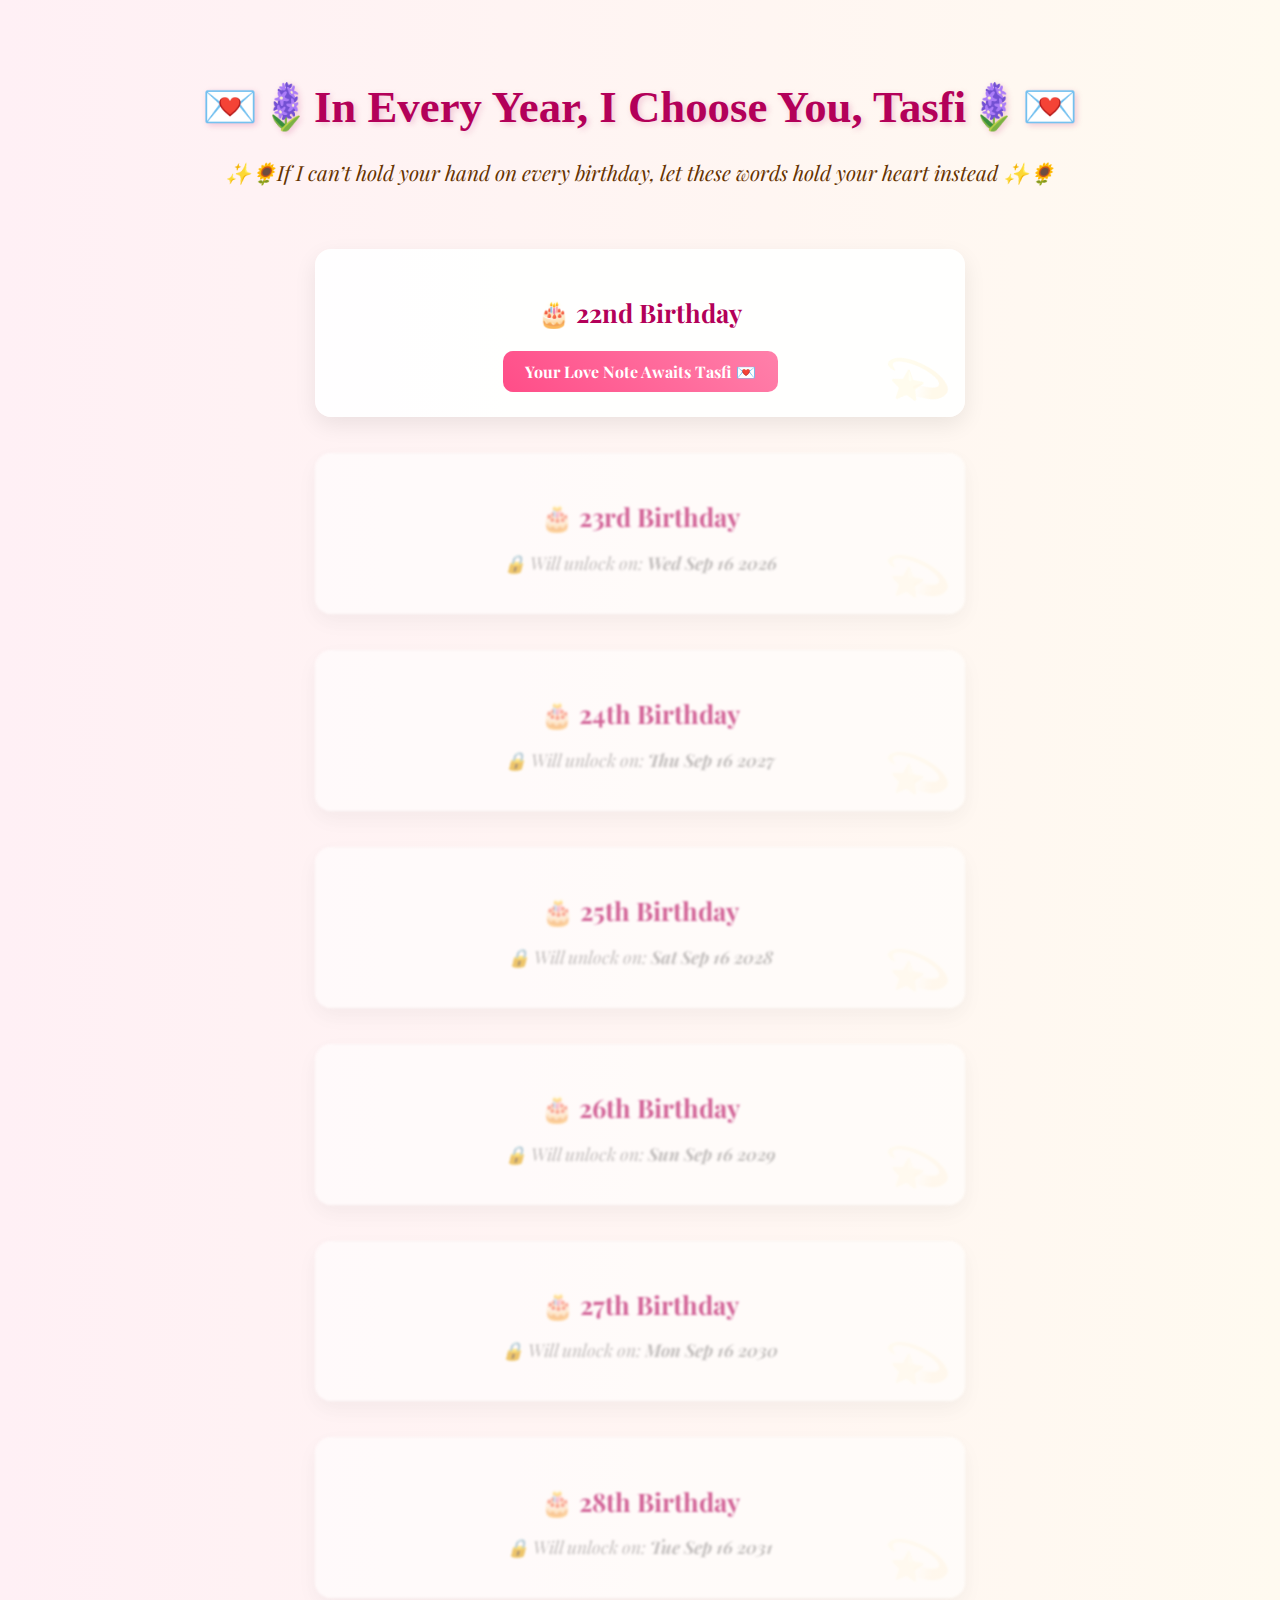
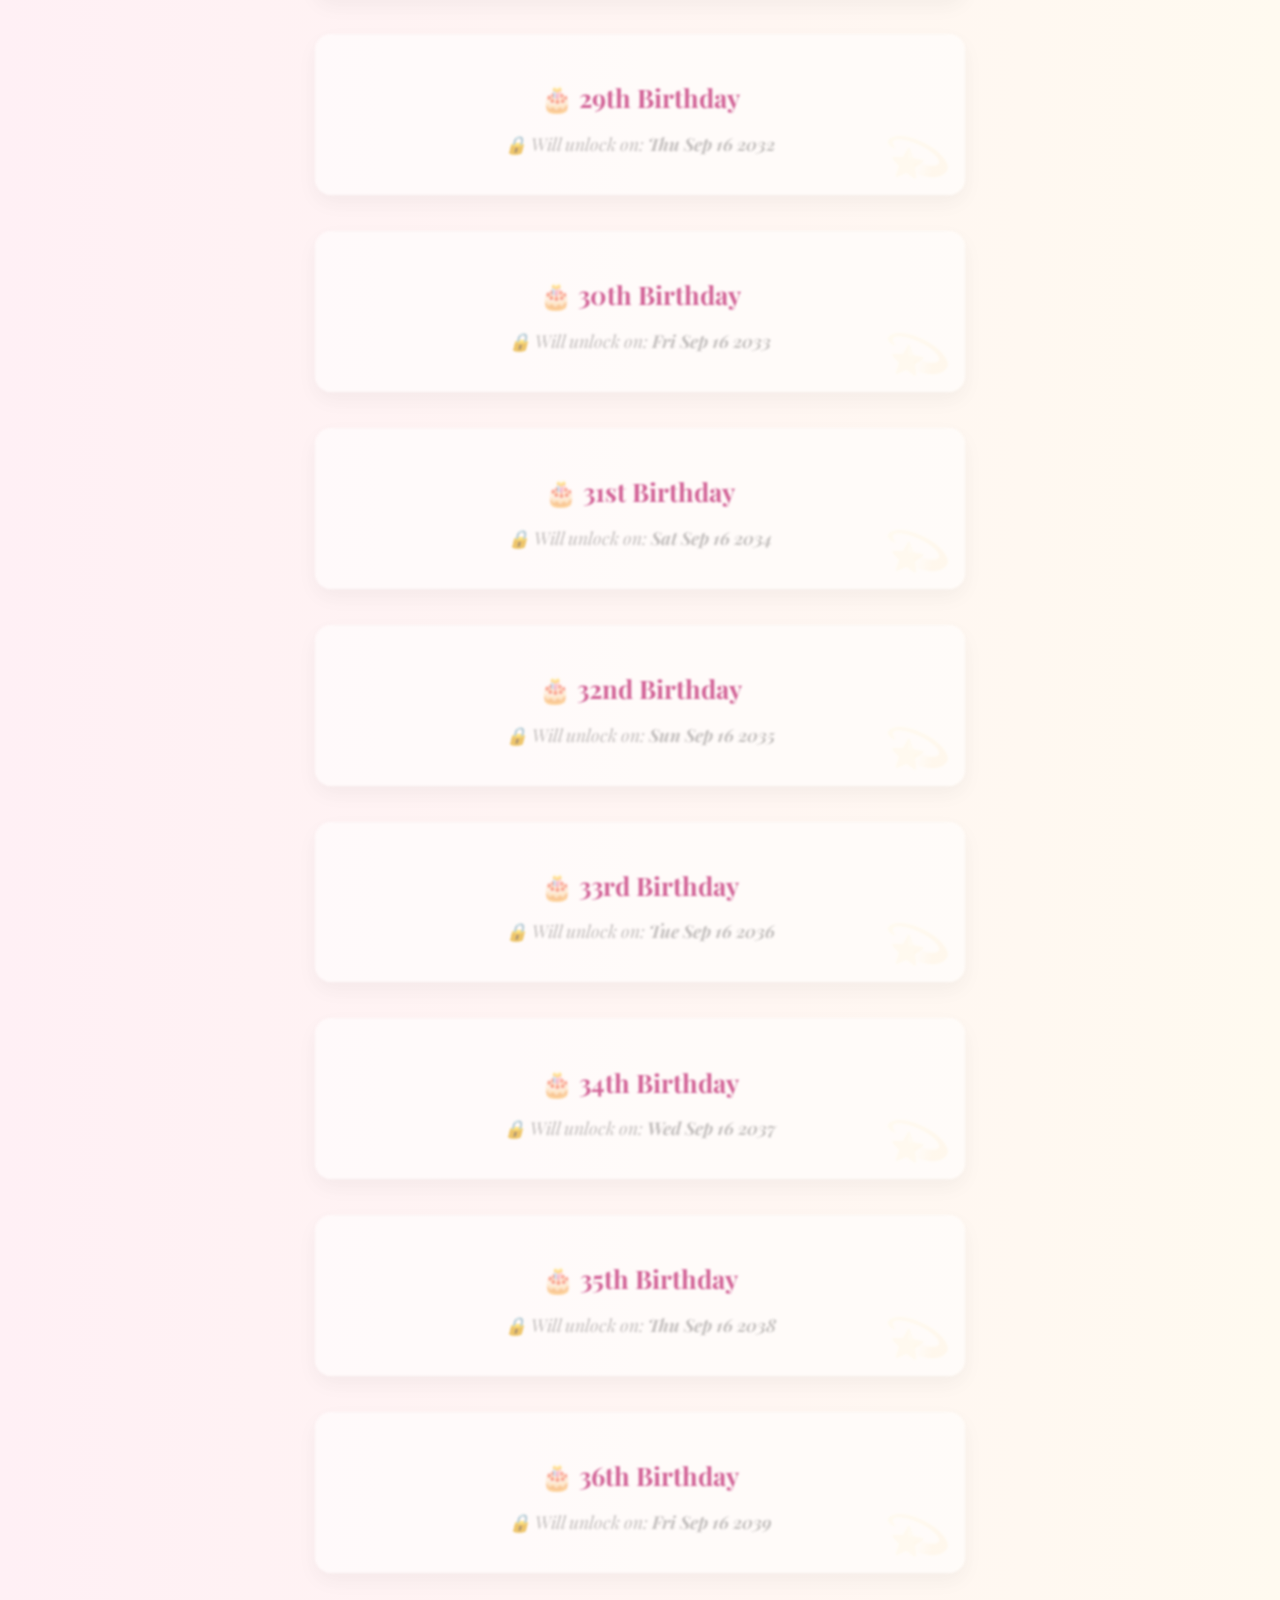
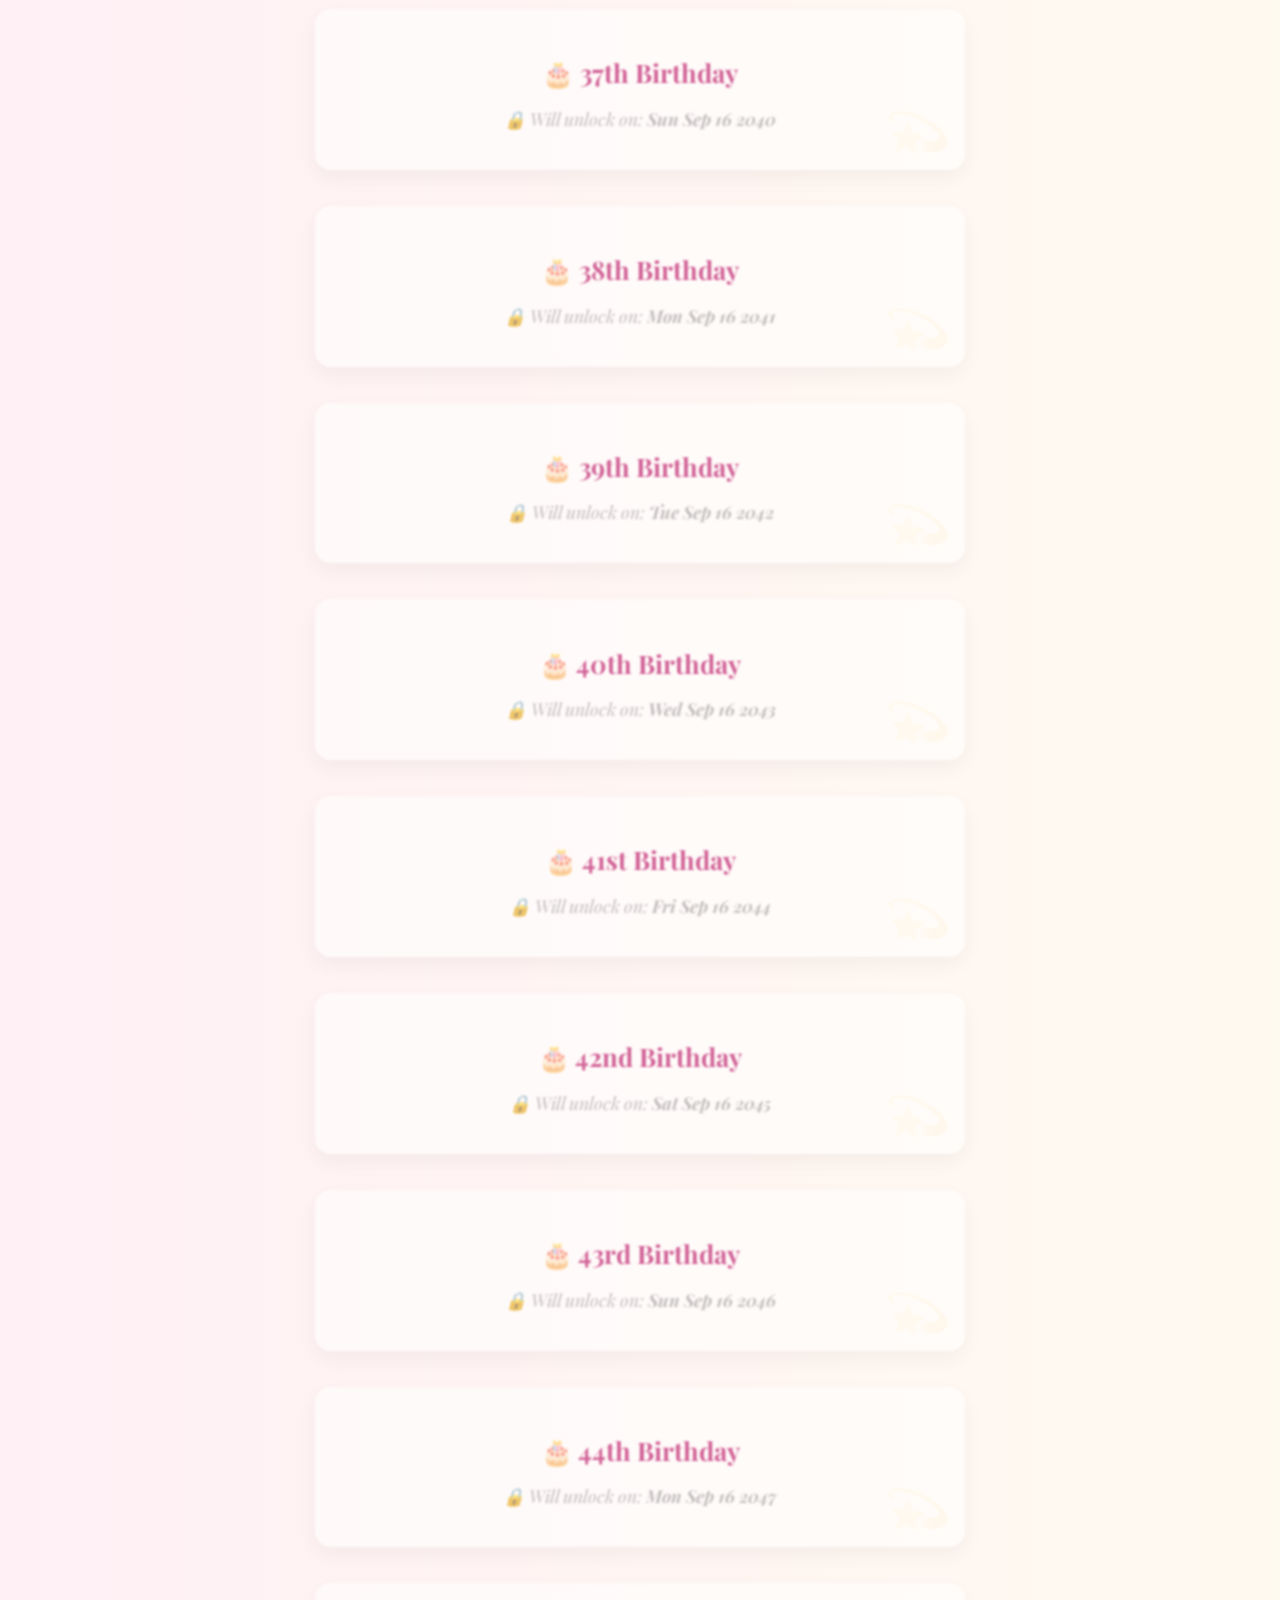
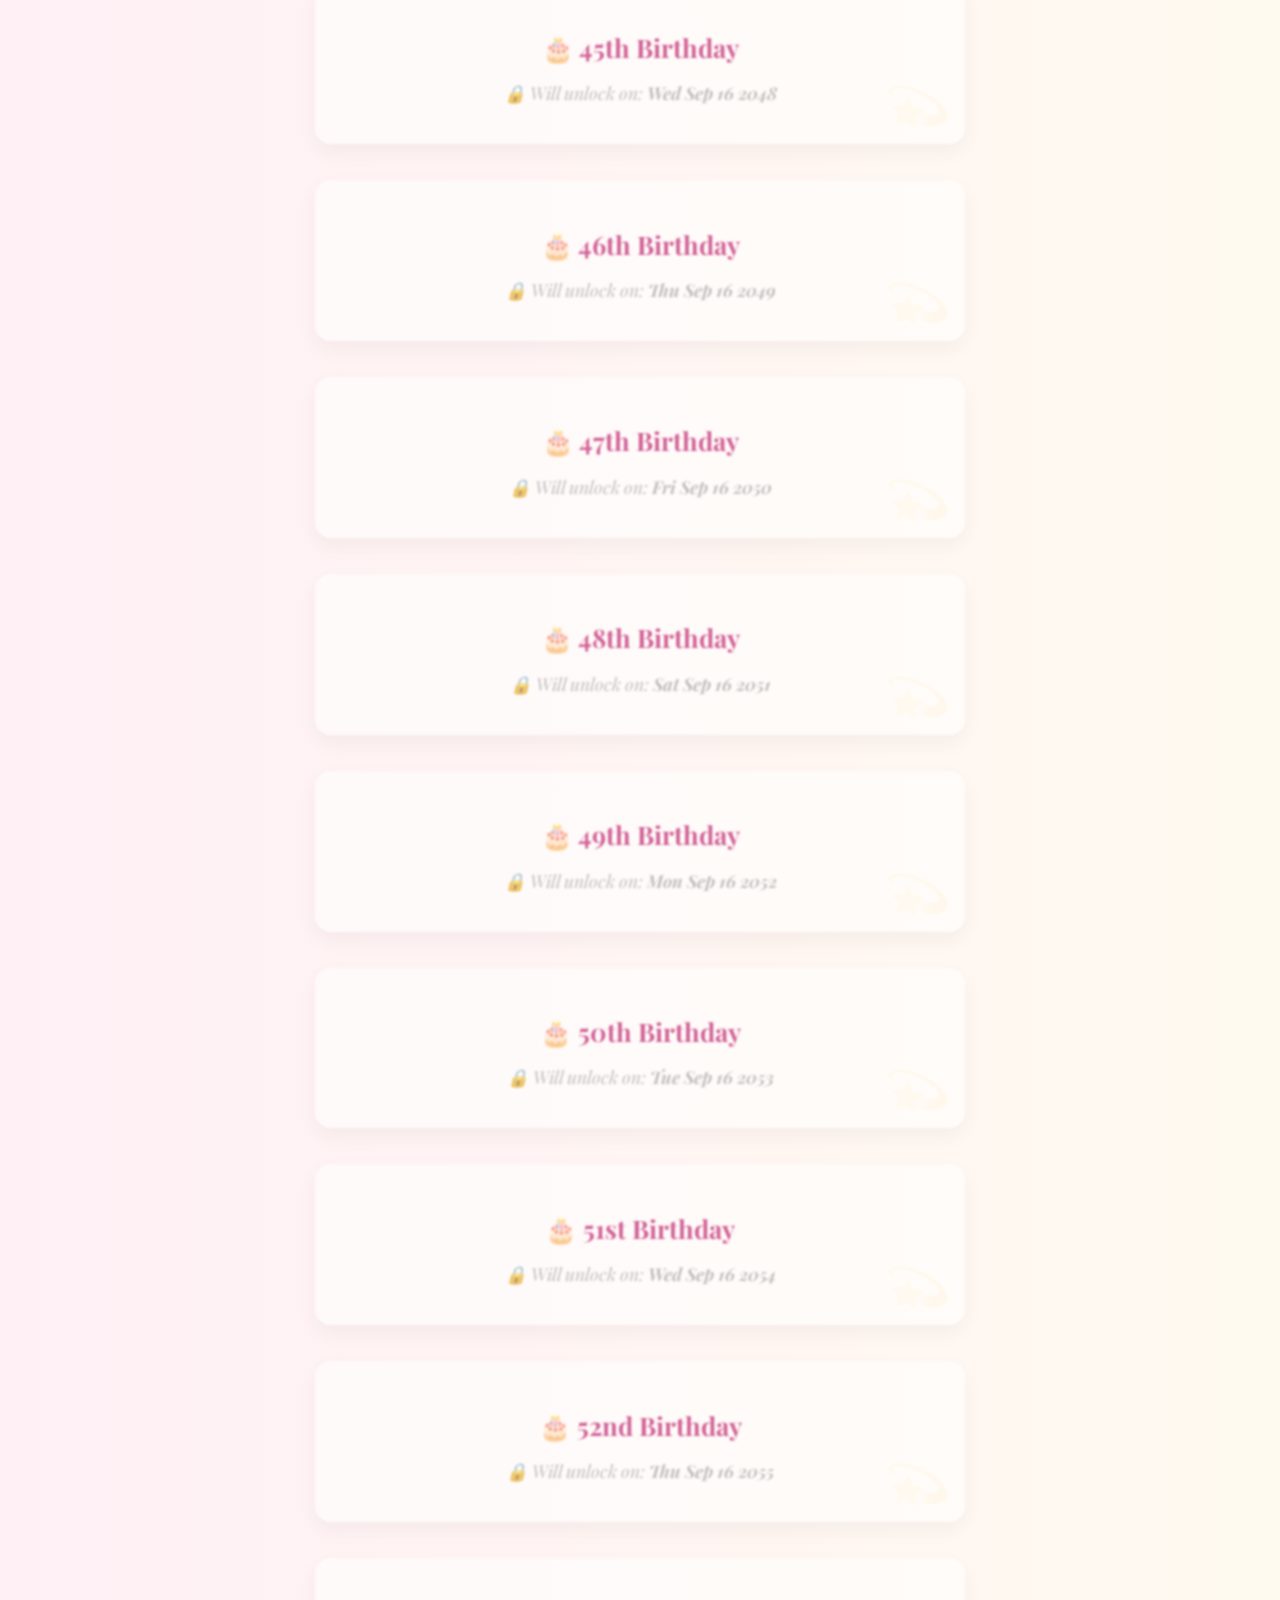
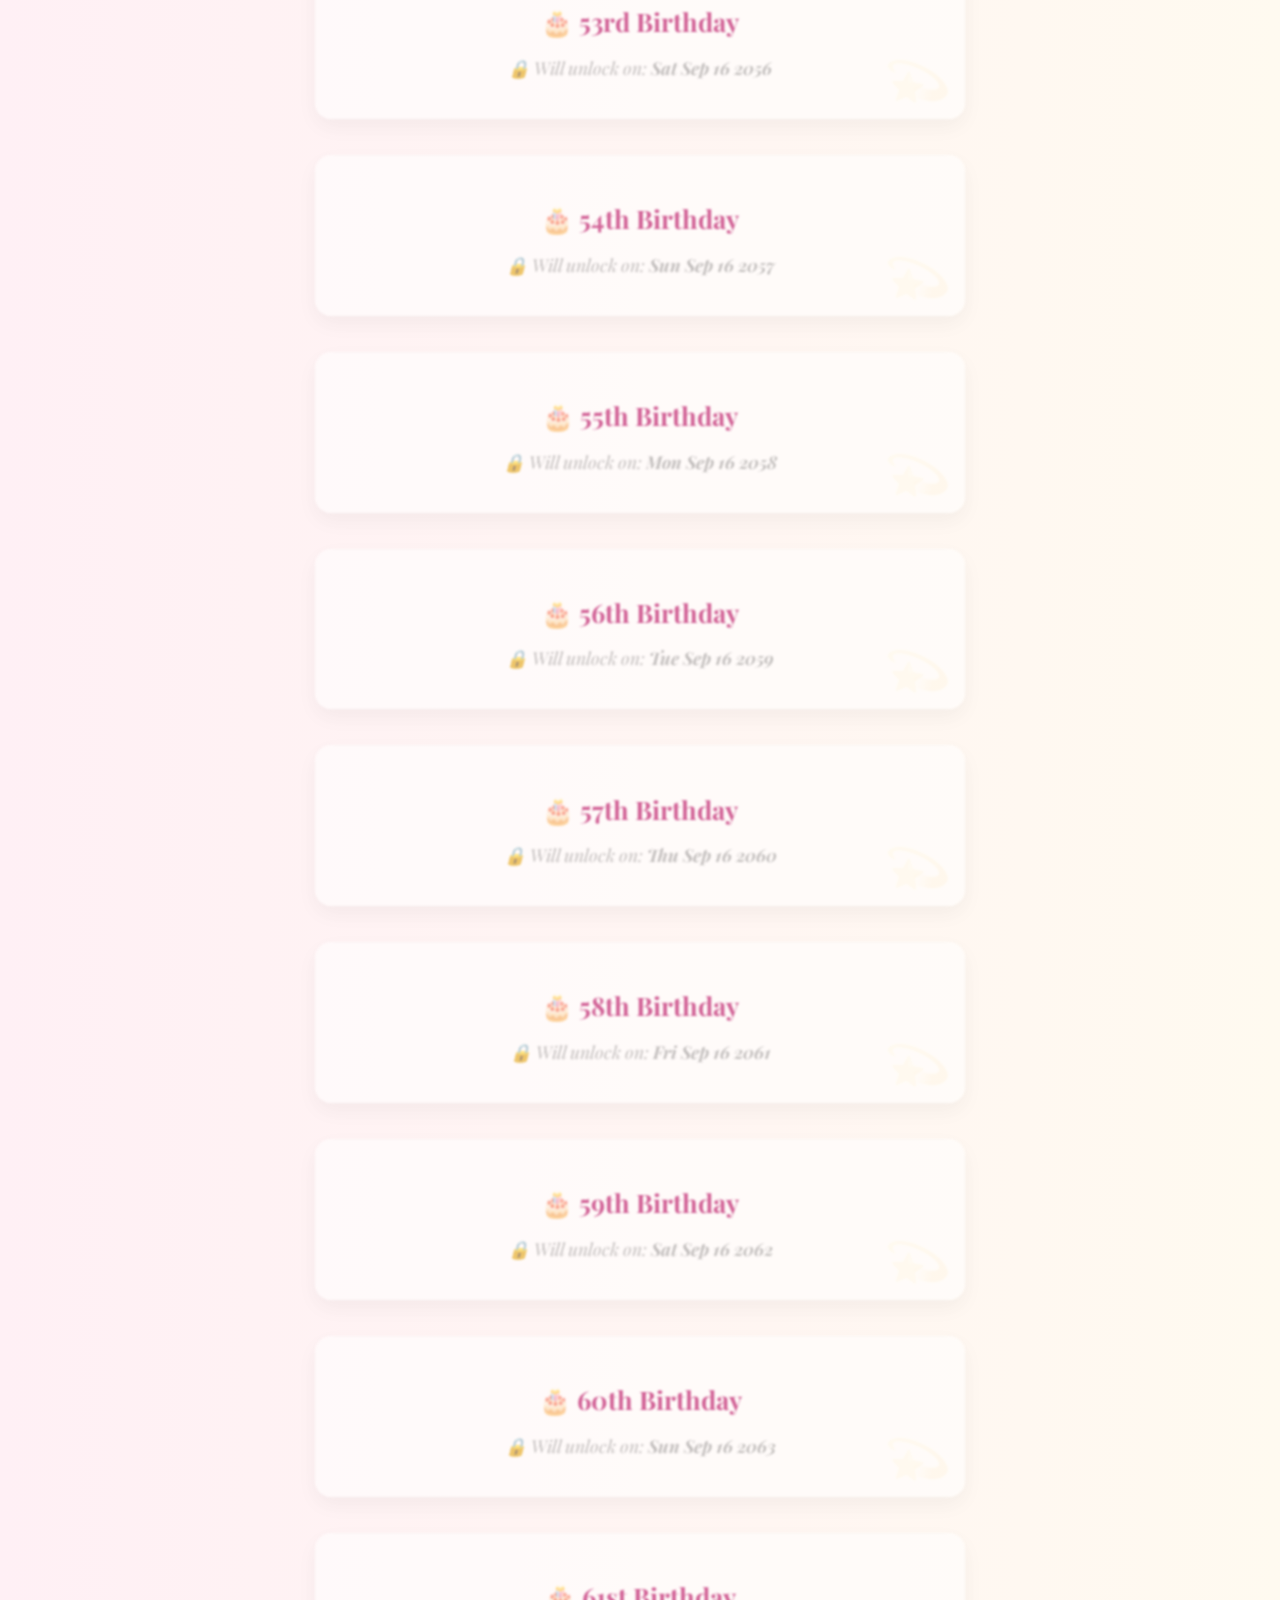
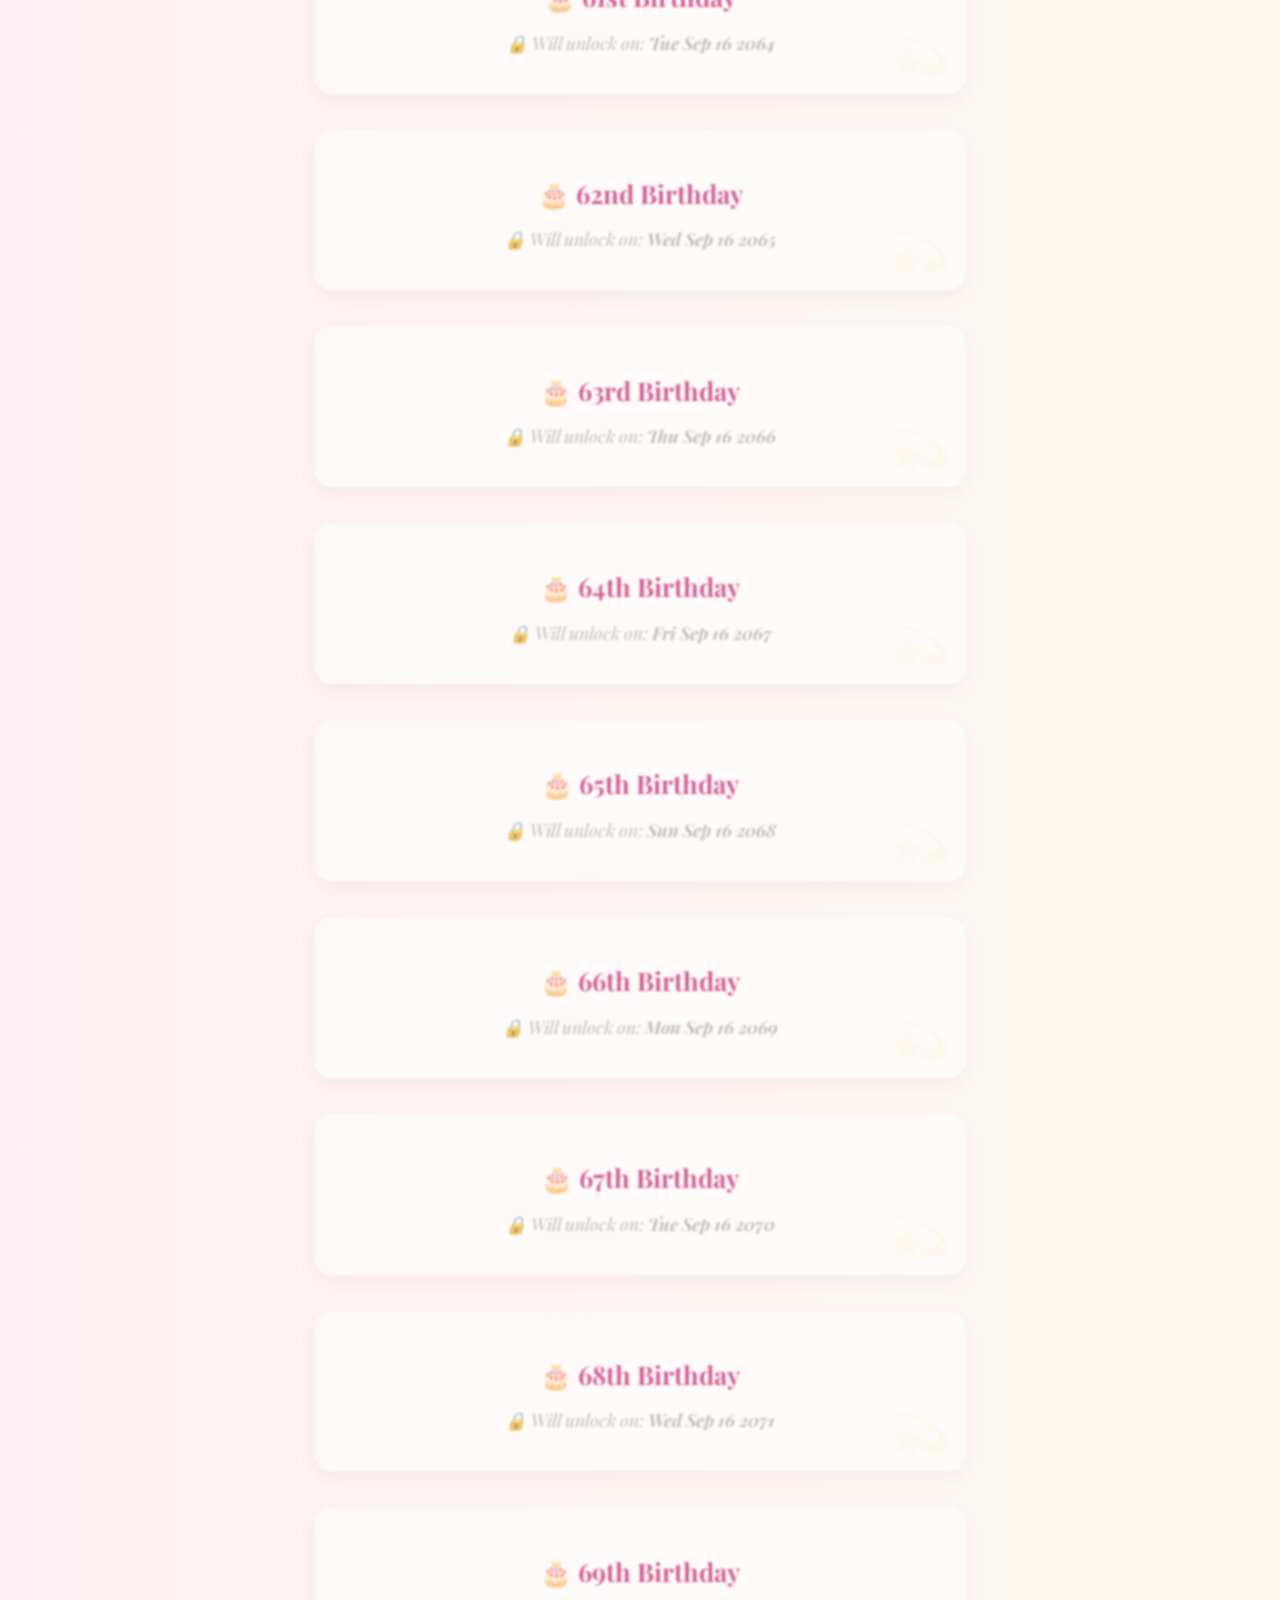
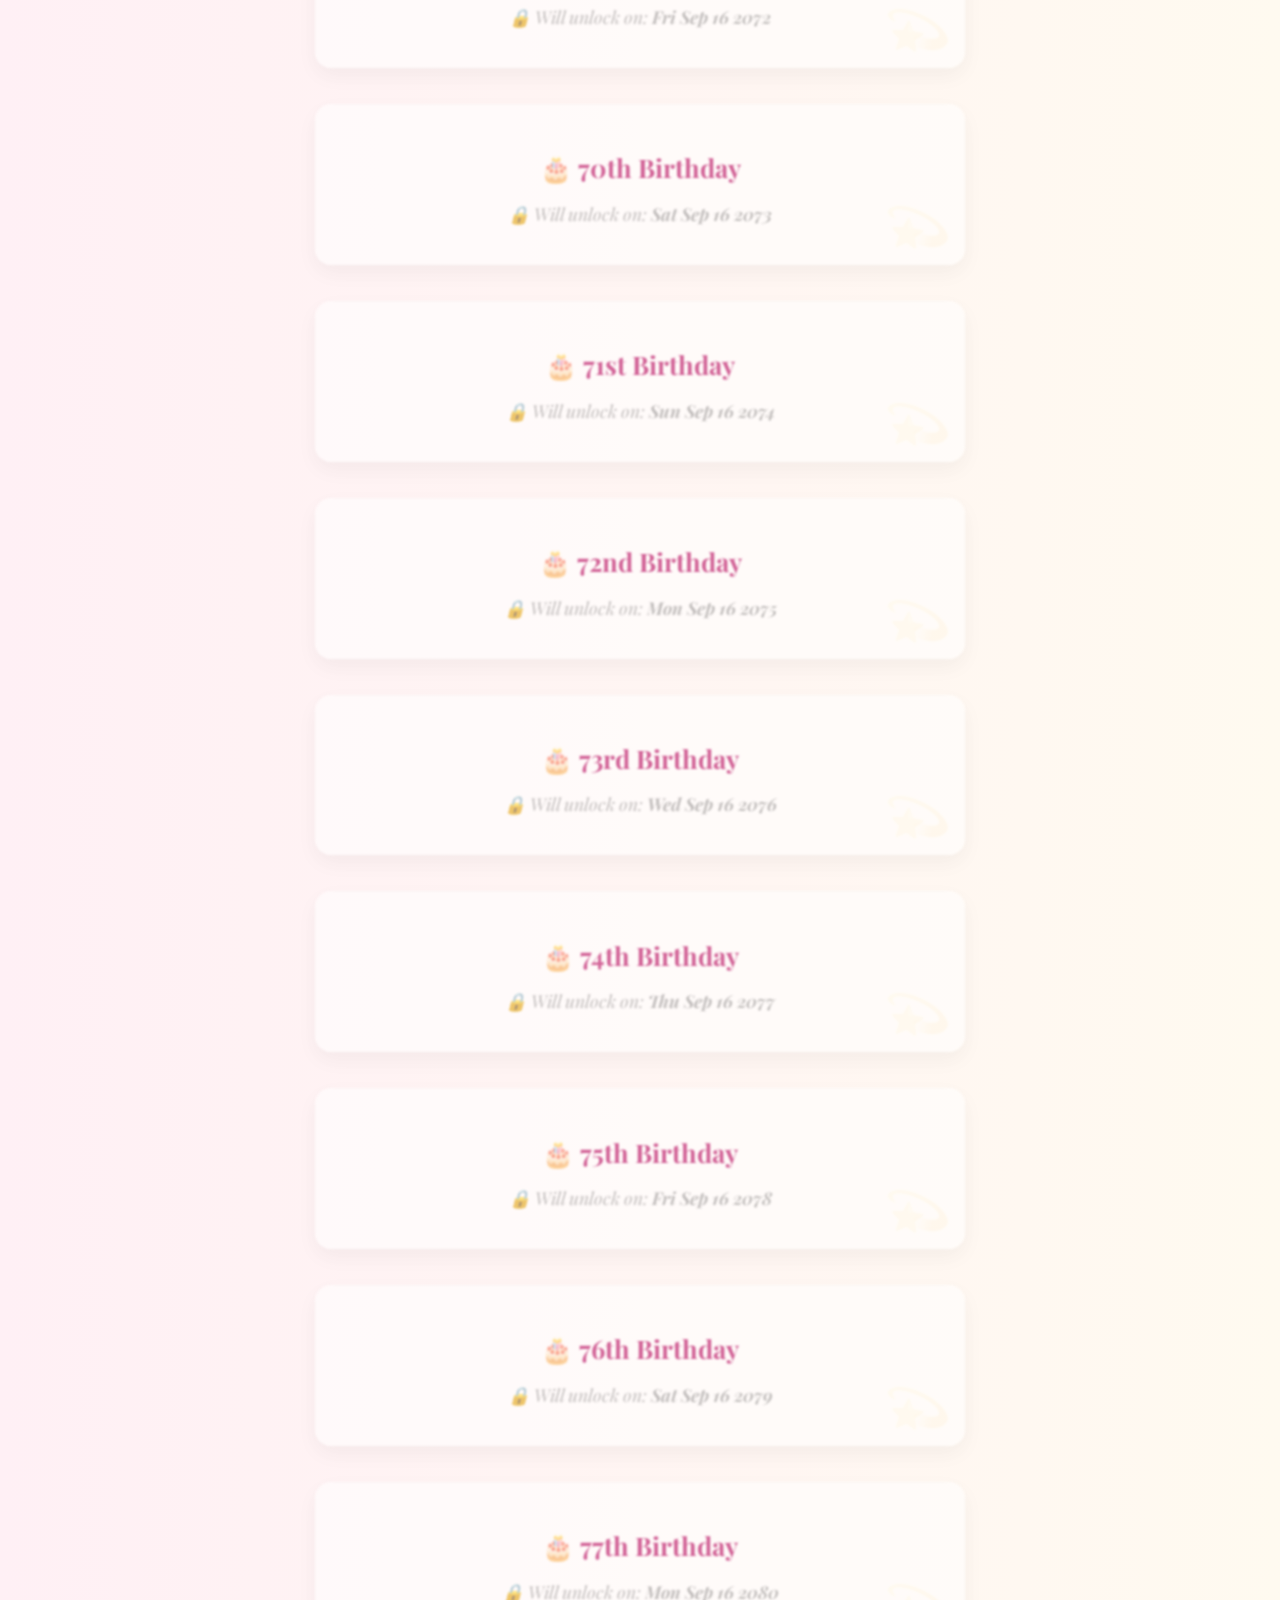
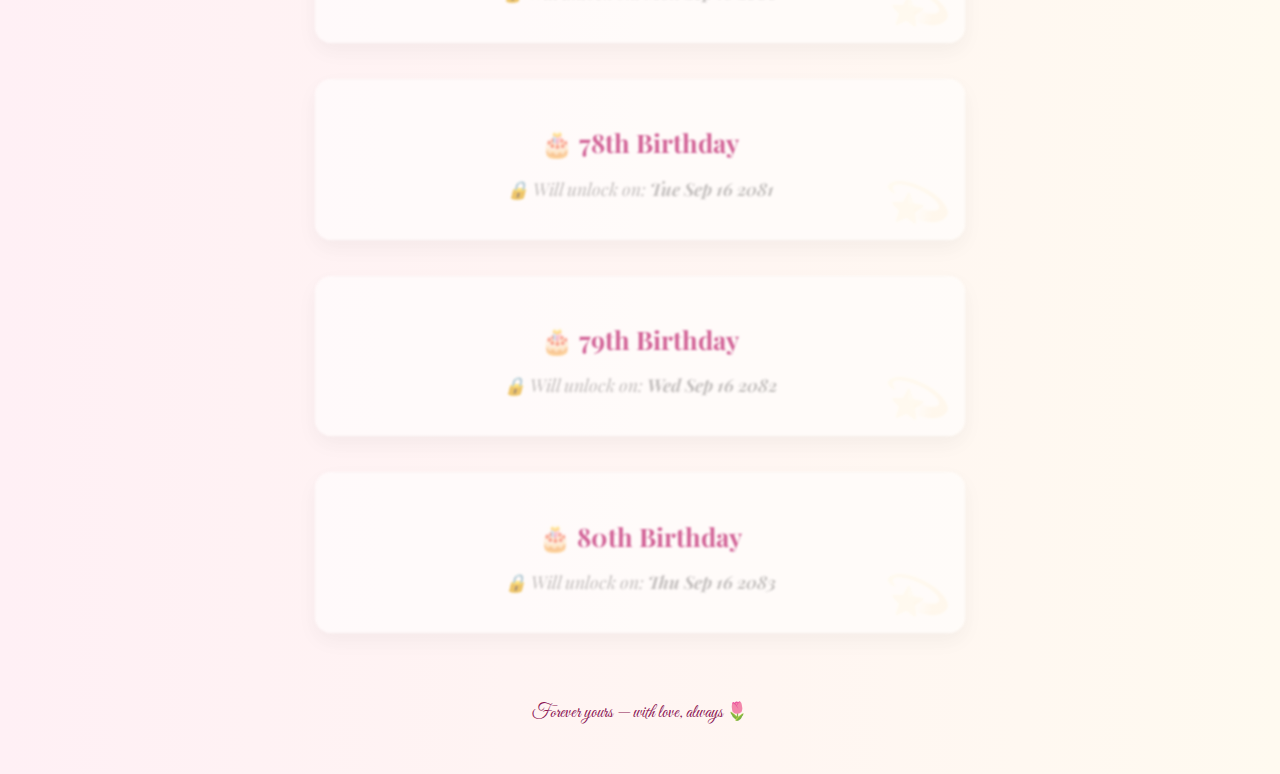
<file: index.html>
<!DOCTYPE html>
<html lang="en">
<head>
  <meta charset="UTF-8" />
  <meta name="viewport" content="width=device-width, initial-scale=1.0" />
  <title>In Every Year, I Choose You Tasfi ❤️</title>
  <link href="https://fonts.googleapis.com/css2?family=Playfair+Display:wght@500;700&family=Roboto&family=Great+Vibes&display=swap" rel="stylesheet">
  <style>
    body {
      margin: 0;
      padding: 0;
      font-family: 'Playfair Display', serif;
      background: linear-gradient(to right, #fff0f5, #fffaf0);
      color: #4a2c2a;
      display: flex;
      justify-content: center;
      align-items: flex-start;
      min-height: 100vh;
      text-align: center;
    }

    .container {
      padding: 50px 20px;
      max-width: 950px;
      width: 100%;
    }

    h1 {
      font-family: 'Comic Sans MS', 'Comic Sans', cursive;
      font-size: 2.8em;
      margin-bottom: 25px;
      color: #b30059;
      text-shadow: 2px 2px 6px rgba(179, 0, 89, 0.2);
      white-space: nowrap;
    }

    p {
      font-size: 1.3em;
      color: #663300;
      margin-bottom: 45px;
      font-style: italic;
    }

    #content-list {
      display: flex;
      flex-direction: column;
      align-items: center;
    }

    .card {
      border: none;
      background: #ffffffec;
      margin: 18px auto;
      padding: 25px;
      width: 92%;
      max-width: 600px;
      border-radius: 16px;
      box-shadow: 0 8px 22px rgba(0,0,0,0.08);
      transition: all 0.3s ease;
      position: relative;
      overflow: hidden;
    }

    .card::before {
      content: "💫";
      position: absolute;
      font-size: 3em;
      opacity: 0.08;
      right: 20px;
      bottom: 10px;
      transform: rotate(-20deg);
    }

    .card:hover {
      transform: translateY(-6px);
      box-shadow: 0 12px 26px rgba(0,0,0,0.12);
    }

    .card h2 {
      color: #b30059;
      margin-bottom: 12px;
      font-size: 1.6em;
    }

    .card p {
      color: #5a3e36;
      font-size: 1.1em;
      margin-bottom: 15px;
    }

    .card a {
      display: inline-block;
      padding: 10px 22px;
      background: linear-gradient(45deg, #ff4d88, #ff80aa);
      color: white;
      font-weight: bold;
      border-radius: 10px;
      text-decoration: none;
      margin-top: 10px;
      transition: background 0.3s ease;
    }

    .card a:hover {
      background: linear-gradient(45deg, #e6005c, #ff3385);
    }

    .card.locked {
      opacity: 0.6;
      pointer-events: none;
      filter: blur(1px);
    }

    .card.locked p {
      color: #999;
    }

    footer {
      margin-top: 50px;
      font-size: 1.1em;
      color: #880e4f;
      font-family: 'Great Vibes', cursive;
    }
  </style>
</head>
<body>
  <div class="container">
    <h1>💌🪻In Every Year, I Choose You, Tasfi🪻💌</h1>
    <p>✨🌻If I can’t hold your hand on every birthday, let these words hold your heart instead ✨🌻</p>
    <div id="content-list">
      <!-- Birthday cards will be generated here -->
    </div>
    <footer>Forever yours — with love, always 🌷</footer>
  </div>

  <script src="script.js"></script>
</body>
</html>
</file>
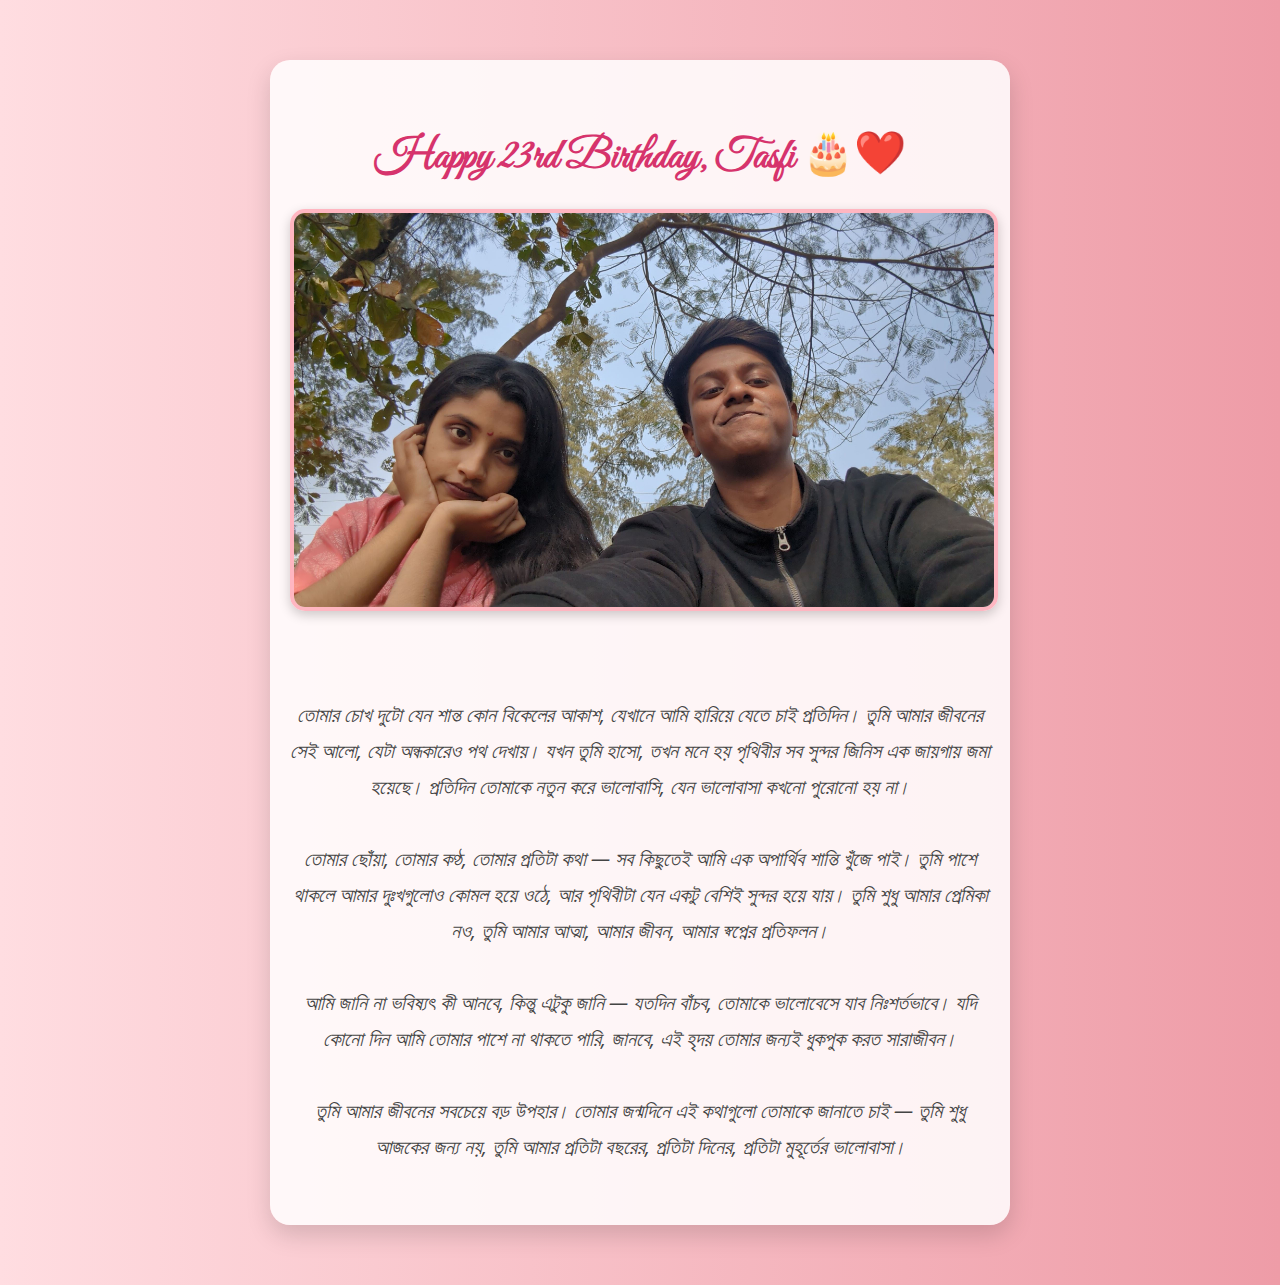
<file: content/21.html>
<!DOCTYPE html>
<html lang="en">
<head>
  <meta charset="UTF-8" />
  <meta name="viewport" content="width=device-width, initial-scale=1.0"/>
  <title>Happy 23rd Birthday, Tasfi ❤️</title>
  <link rel="stylesheet" href="../style.css" />
  <link href="https://fonts.googleapis.com/css2?family=Great+Vibes&family=Open+Sans&display=swap" rel="stylesheet">
  <style>
    body {
      background: linear-gradient(to right, #ffdde1, #ee9ca7);
      font-family: 'Open Sans', sans-serif;
      margin: 0;
      padding: 0;
    }

    .birthday-message {
      padding: 40px 20px;
      max-width: 700px;
      margin: 60px auto;
      text-align: center;
      background: #ffffffd9;
      border-radius: 20px;
      box-shadow: 0 10px 25px rgba(0, 0, 0, 0.15);
    }

    .birthday-message h1 {
      font-family: 'Great Vibes', cursive;
      font-size: 42px;
      color: #d6336c;
      margin-bottom: 25px;
    }

    .birthday-message img {
      max-width: 100%;
      border-radius: 15px;
      box-shadow: 0 4px 12px rgba(0,0,0,0.2);
      margin-bottom: 25px;
      border: 4px solid #ffb6c1;
    }

    .birthday-message p {
      font-size: 20px;
      line-height: 1.8;
      color: #444;
      font-style: italic;
      white-space: pre-line;
    }
  </style>
</head>
<body>
  <div class="birthday-message">
    <h1>Happy 23rd Birthday, Tasfi 🎂❤️</h1>
    <img src="../images/21.jpg" alt="Birthday surprise for Tasfi">
    <p>
      তোমার চোখ দুটো যেন শান্ত কোন বিকেলের আকাশ, যেখানে আমি হারিয়ে যেতে চাই প্রতিদিন। তুমি আমার জীবনের সেই আলো, যেটা অন্ধকারেও পথ দেখায়। যখন তুমি হাসো, তখন মনে হয় পৃথিবীর সব সুন্দর জিনিস এক জায়গায় জমা হয়েছে। প্রতিদিন তোমাকে নতুন করে ভালোবাসি, যেন ভালোবাসা কখনো পুরোনো হয় না।

      তোমার ছোঁয়া, তোমার কণ্ঠ, তোমার প্রতিটা কথা — সব কিছুতেই আমি এক অপার্থিব শান্তি খুঁজে পাই। তুমি পাশে থাকলে আমার দুঃখগুলোও কোমল হয়ে ওঠে, আর পৃথিবীটা যেন একটু বেশিই সুন্দর হয়ে যায়। তুমি শুধু আমার প্রেমিকা নও, তুমি আমার আত্মা, আমার জীবন, আমার স্বপ্নের প্রতিফলন।

      আমি জানি না ভবিষ্যৎ কী আনবে, কিন্তু এটুকু জানি — যতদিন বাঁচব, তোমাকে ভালোবেসে যাব নিঃশর্তভাবে। যদি কোনো দিন আমি তোমার পাশে না থাকতে পারি, জানবে, এই হৃদয় তোমার জন্যই ধুকপুক করত সারাজীবন।

      তুমি আমার জীবনের সবচেয়ে বড় উপহার। তোমার জন্মদিনে এই কথাগুলো তোমাকে জানাতে চাই — তুমি শুধু আজকের জন্য নয়, তুমি আমার প্রতিটা বছরের, প্রতিটা দিনের, প্রতিটা মুহূর্তের ভালোবাসা।
    </p>
  </div>
</body>
</html>
</file>
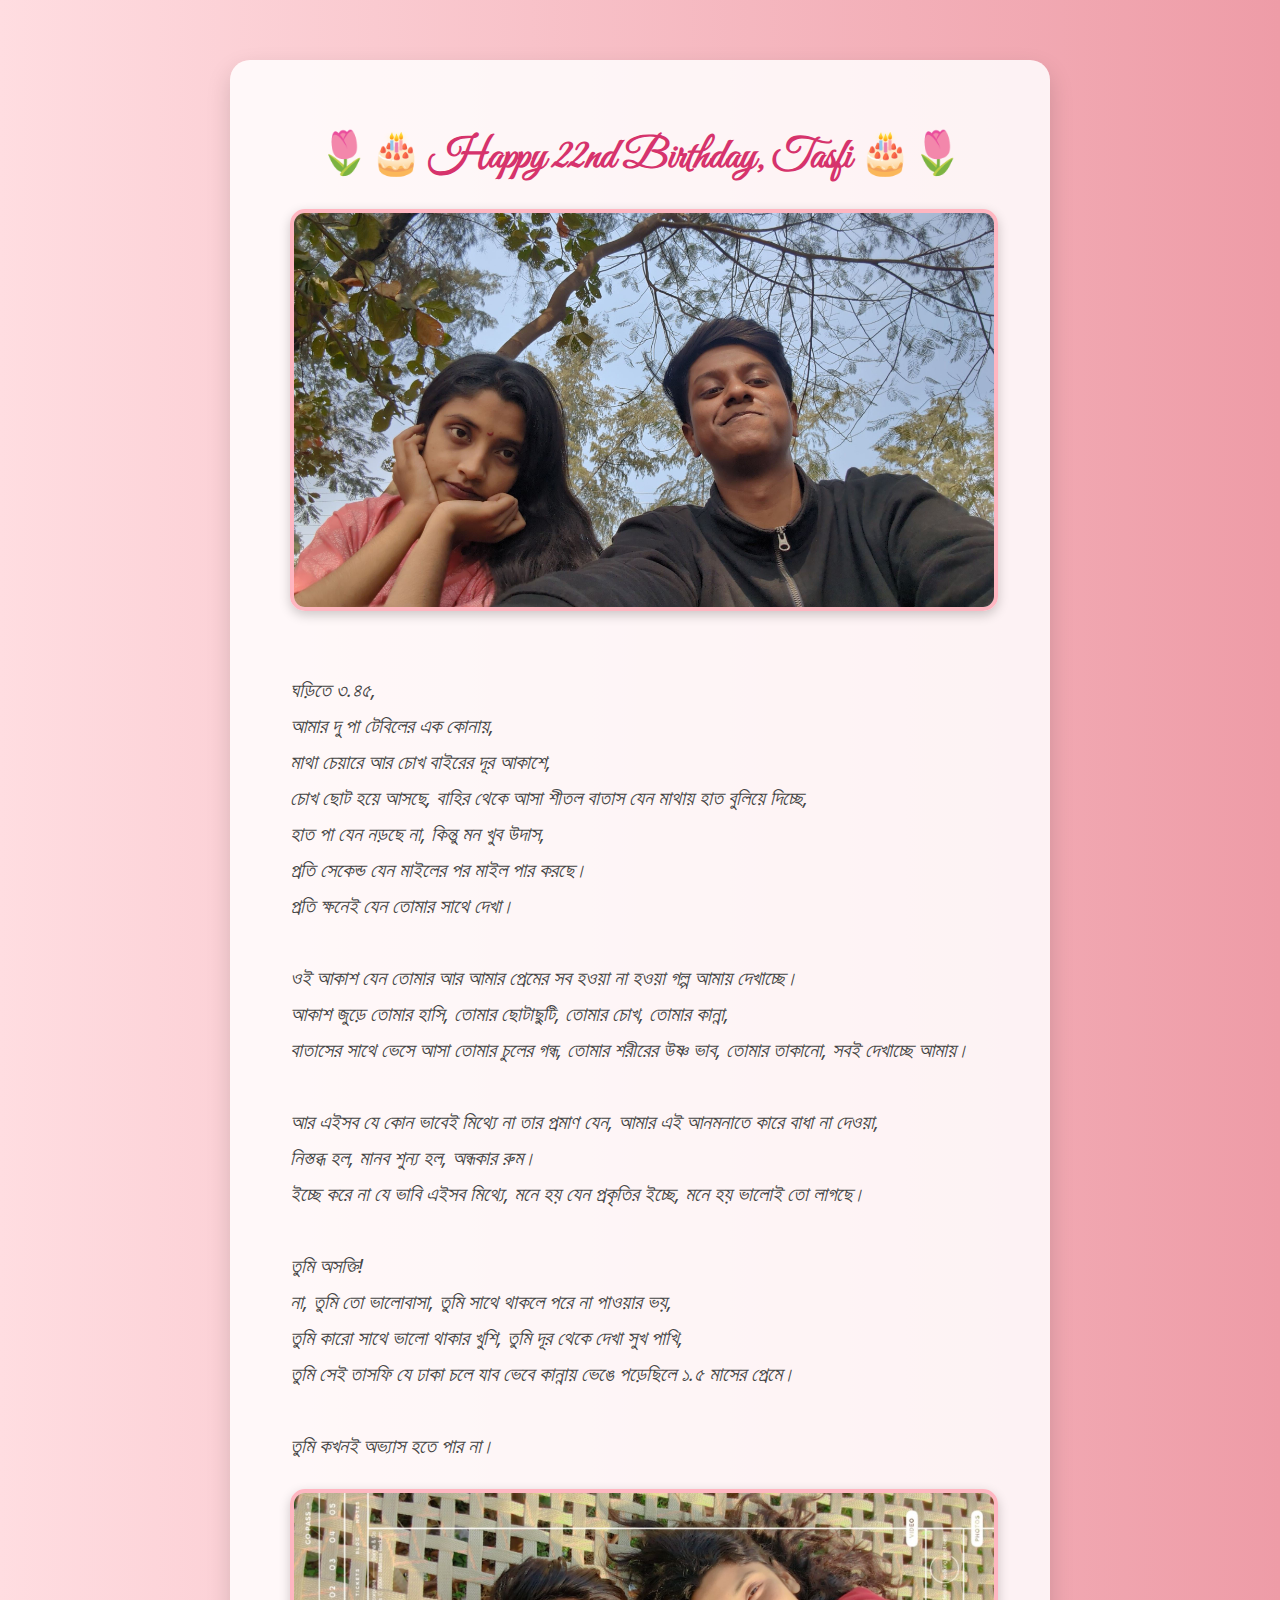
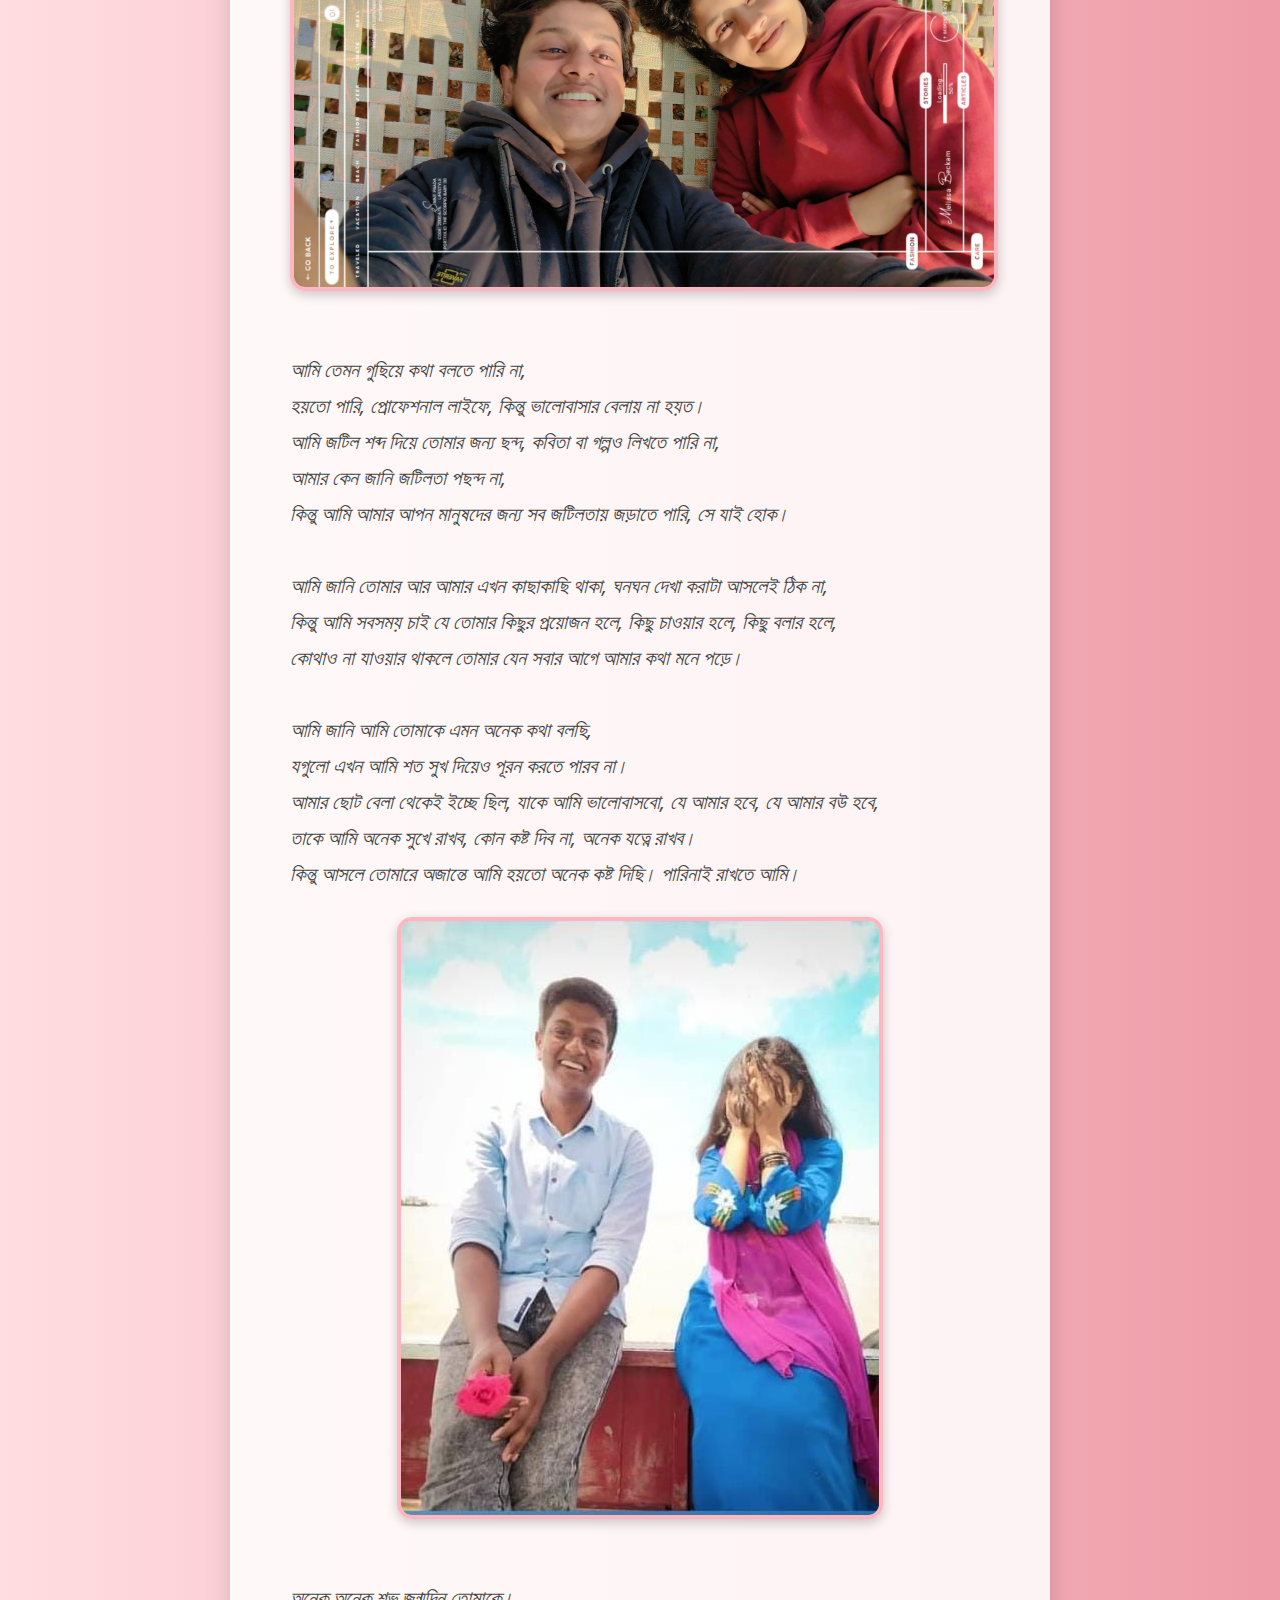
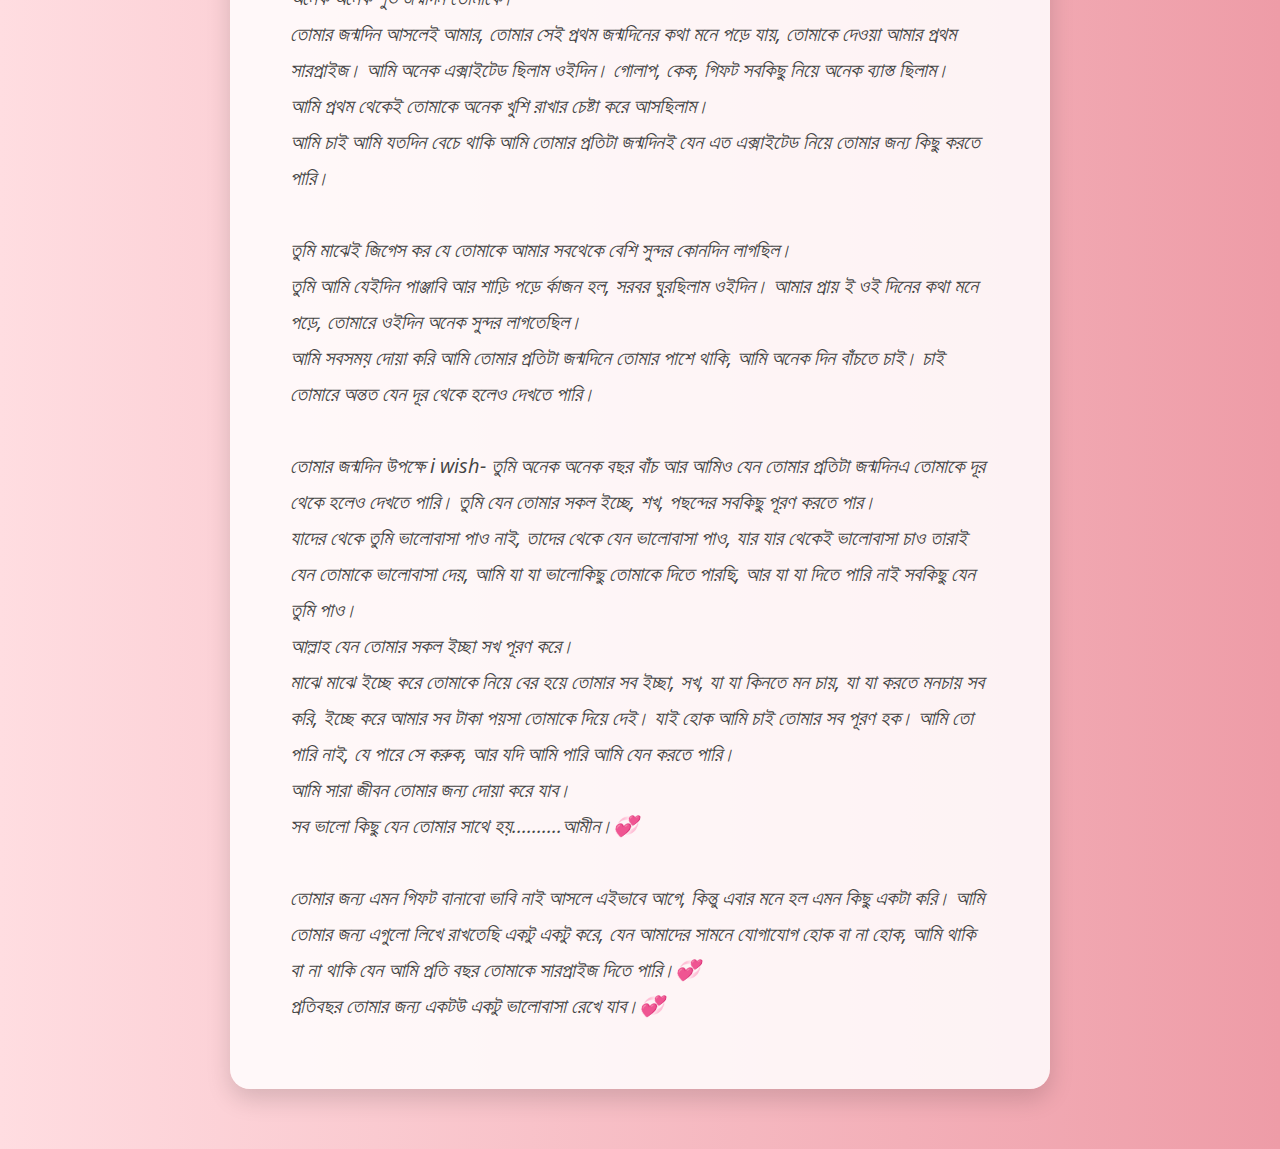
<file: content/22.html>
<!DOCTYPE html>
<html lang="bn">
<head>
  <meta charset="UTF-8" />
  <meta name="viewport" content="width=device-width, initial-scale=1.0"/>
  <title>Happy 22nd Birthday, Tasfi ❤️</title>
  <link href="https://fonts.googleapis.com/css2?family=Great+Vibes&family=Open+Sans&display=swap" rel="stylesheet">
  <style>
    body {
      background: linear-gradient(to right, #ffdde1, #ee9ca7);
      font-family: 'Open Sans', sans-serif;
      margin: 0;
      padding: 0;
    }

    .birthday-message {
      padding: 40px 60px;
      max-width: 700px;
      margin: 60px auto;
      text-align: center;
      background: #ffffffd9;
      border-radius: 20px;
      box-shadow: 0 10px 25px rgba(0, 0, 0, 0.15);
    }

    .birthday-message h1 {
      font-family: 'Great Vibes', cursive;
      font-size: 42px;
      color: #d6336c;
      margin-bottom: 25px;
    }

    .birthday-message img {
      max-width: 100%;
      display: block;
      margin: 0 auto 25px;
      border-radius: 15px;
      box-shadow: 0 4px 12px rgba(0,0,0,0.2);
      border: 4px solid #ffb6c1;
    }

    .birthday-message p {
      font-size: 20px;
      line-height: 1.8;
      color: #444;
      font-style: italic;
      white-space: pre-line;
      margin-bottom: 25px;
      text-align: left;
    }

    @media (max-width: 500px) {
      .birthday-message {
        padding: 30px 25px;
      }
    }
  </style>
</head>
<body>
  <div class="birthday-message">
    <h1>🌷🎂 Happy 22nd Birthday, Tasfi 🎂🌷</h1>
    
    <!-- প্রথম ছবি -->
    <img src="../images/22.jpg" alt="Birthday surprise for Tasfi">

    <!-- প্রথম মেসেজ -->
    <p>
ঘড়িতে ৩.৪৫,
আমার দু পা টেবিলের এক কোনায়,
মাথা চেয়ারে আর চোখ বাইরের দূর আকাশে,
চোখ ছোট হয়ে আসছে, বাহির থেকে আসা শীতল বাতাস যেন মাথায় হাত বুলিয়ে দিচ্ছে,
হাত পা যেন নড়ছে না, কিন্তু মন খুব উদাস,
প্রতি সেকেন্ড যেন মাইলের পর মাইল পার করছে।
প্রতি ক্ষনেই যেন তোমার সাথে দেখা।

ওই আকাশ যেন তোমার আর আমার প্রেমের সব হওয়া না হওয়া গল্প আমায় দেখাচ্ছে।
আকাশ জুড়ে তোমার হাসি, তোমার ছোটাছুটি, তোমার চোখ, তোমার কান্না,
বাতাসের সাথে ভেসে আসা তোমার চুলের গন্ধ, তোমার শরীরের উষ্ণ ভাব, তোমার তাকানো, সবই দেখাচ্ছে আমায়।

আর এইসব যে কোন ভাবেই মিথ্যে না তার প্রমাণ যেন, আমার এই আনমনাতে কারে বাধা না দেওয়া, 
নিস্তব্ধ হল, মানব শুন্য হল, অন্ধকার রুম।
ইচ্ছে করে না যে ভাবি এইসব মিথ্যে, মনে হয় যেন প্রকৃতির ইচ্ছে, মনে হয় ভালোই তো লাগছে।

তুমি অসক্তি!
না, তুমি তো ভালোবাসা, তুমি সাথে থাকলে পরে না পাওয়ার ভয়,
তুমি কারো সাথে ভালো থাকার খুশি, তুমি দূর থেকে দেখা সুখ পাখি,
তুমি সেই তাসফি যে ঢাকা চলে যাব ভেবে কান্নায় ভেঙে পড়েছিলে ১.৫ মাসের প্রেমে।

তুমি কখনই অভ্যাস হতে পার না।
    </p>

    <!-- মাঝের ছবি -->
    <img src="../images/22.2.jpg" alt="Tasfi happy moment">

    <!-- দ্বিতীয় মেসেজ -->
    <p>
আমি তেমন গুছিয়ে কথা বলতে পারি না,
হয়তো পারি, প্রোফেশনাল লাইফে, কিন্তু ভালোবাসার বেলায় না হয়ত।
আমি জটিল শব্দ দিয়ে তোমার জন্য ছন্দ, কবিতা বা গল্পও লিখতে পারি না,
আমার কেন জানি জটিলতা পছন্দ না,
কিন্তু আমি আমার আপন মানুষদের জন্য সব জটিলতায় জড়াতে পারি, সে যাই হোক।

আমি জানি তোমার আর আমার এখন কাছাকাছি থাকা, ঘনঘন দেখা করাটা আসলেই ঠিক না,
কিন্তু আমি সবসময় চাই যে তোমার কিছুর প্রয়োজন হলে, কিছু চাওয়ার হলে, কিছু বলার হলে,
কোথাও না যাওয়ার থাকলে তোমার যেন সবার আগে আমার কথা মনে পড়ে।

আমি জানি আমি তোমাকে এমন অনেক কথা বলছি,
যগুলো এখন আমি শত সুখ দিয়েও পূরন করতে পারব না।
আমার ছোট বেলা থেকেই ইচ্ছে ছিল, যাকে আমি ভালোবাসবো, যে আমার হবে, যে আমার বউ হবে,
তাকে আমি অনেক সুখে রাখব, কোন কষ্ট দিব না, অনেক যত্নে রাখব।
কিন্তু আসলে তোমারে অজান্তে আমি হয়তো অনেক কষ্ট দিছি। পারিনাই রাখতে আমি।
    </p>

    <!-- তৃতীয় ছবি -->
    <img src="../images/22.3.jpg" alt="Tasfi birthday smile">

    <!-- তৃতীয় (নতুন) মেসেজ -->
    <p>
অনেক অনেক শুভ জন্মদিন তোমাকে। 
তোমার জন্মদিন আসলেই আমার, তোমার সেই প্রথম জন্মদিনের কথা মনে পড়ে যায়, তোমাকে দেওয়া আমার প্রথম সারপ্রাইজ। আমি অনেক এক্সাইটেড ছিলাম ওইদিন। গোলাপ, কেক, গিফট সবকিছু নিয়ে অনেক ব্যাস্ত ছিলাম।
আমি প্রথম থেকেই তোমাকে অনেক খুশি রাখার চেষ্টা করে আসছিলাম।
আমি চাই আমি যতদিন বেচে থাকি আমি তোমার প্রতিটা জন্মদিনই যেন এত এক্সাইটেড নিয়ে তোমার জন্য কিছু করতে পারি।

তুমি মাঝেই জিগেস কর যে তোমাকে আমার সবথেকে বেশি সুন্দর কোনদিন লাগছিল।
তুমি আমি যেইদিন পাঞ্জাবি আর শাড়ি পড়ে র্কাজন হল, সরবর ঘুরছিলাম ওইদিন। আমার প্রায় ই ওই দিনের কথা মনে পড়ে, তোমারে ওইদিন অনেক সুন্দর লাগতেছিল।
আমি সবসময় দোয়া করি আমি তোমার প্রতিটা জন্মদিনে তোমার পাশে থাকি, আমি অনেক দিন বাঁচতে চাই। চাই তোমারে অন্তত যেন দূর থেকে হলেও দেখতে পারি।

তোমার জন্মদিন উপক্ষে  i wish- তুমি অনেক অনেক বছর বাঁচ আর আমিও যেন তোমার প্রতিটা জন্মদিনএ তোমাকে দূর থেকে হলেও দেখতে পারি। তুমি যেন তোমার সকল ইচ্ছে, শখ, পছন্দের সবকিছু পূরণ করতে পার।
যাদের থেকে তুমি ভালোবাসা পাও নাই, তাদের থেকে যেন ভালোবাসা পাও, যার যার থেকেই ভালোবাসা চাও তারাই যেন তোমাকে ভালোবাসা দেয়, আমি যা যা ভালোকিছু তোমাকে দিতে পারছি, আর যা যা দিতে পারি নাই সবকিছু যেন তুমি পাও।
আল্লাহ যেন তোমার সকল ইচ্ছা সখ পূরণ করে।
মাঝে মাঝে ইচ্ছে করে তোমাকে নিয়ে বের হয়ে তোমার সব ইচ্ছা, সখ, যা যা কিনতে মন চায়, যা যা করতে মনচায় সব করি, ইচ্ছে করে আমার সব টাকা পয়সা তোমাকে দিয়ে দেই। যাই হোক আমি চাই তোমার সব পূরণ হক। আমি তো পারি নাই, যে পারে সে করুক, আর যদি আমি পারি আমি যেন করতে পারি।
আমি সারা জীবন তোমার জন্য দোয়া করে যাব।
সব ভালো কিছু যেন তোমার সাথে হয়..........আমীন।💞

তোমার জন্য এমন গিফট বানাবো ভাবি নাই আসলে এইভাবে আগে, কিন্তু এবার মনে হল এমন কিছু একটা করি। আমি তোমার জন্য এগুলো লিখে রাখতেছি একটু একটু করে, যেন আমাদের সামনে যোগাযোগ হোক বা না হোক, আমি থাকি বা না থাকি যেন আমি প্রতি বছর তোমাকে সারপ্রাইজ দিতে পারি।💞
প্রতিবছর তোমার জন্য একটউ একটু ভালোবাসা রেখে যাব।💞
    </p>
  </div>
</body>
</html>
</file>
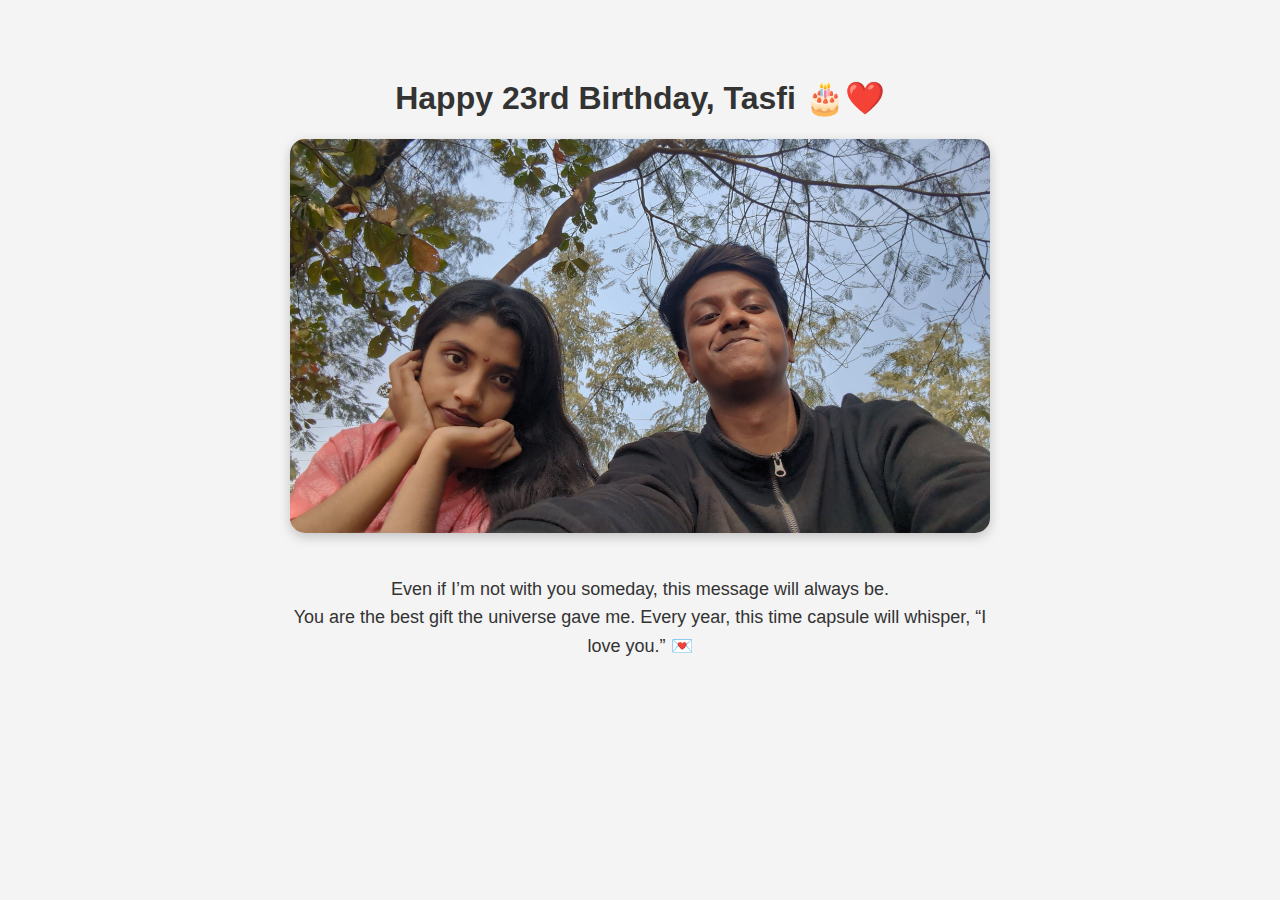
<file: content/23.html>
<!DOCTYPE html>
<html lang="en">
<head>
  <meta charset="UTF-8" />
  <meta name="viewport" content="width=device-width, initial-scale=1.0"/>
  <title>Happy 23rd Birthday, Tasfi ❤️</title>
  <link rel="stylesheet" href="../style.css" />
  <style>
    .birthday-message {
      padding: 20px;
      max-width: 700px;
      margin: auto;
      text-align: center;
    }

    .birthday-message img {
      max-width: 100%;
      border-radius: 15px;
      box-shadow: 0 4px 12px rgba(0,0,0,0.2);
      margin-bottom: 20px;
    }

    .birthday-message p {
      font-size: 18px;
      line-height: 1.6;
      color: #333;
    }
  </style>
</head>
<body>
  <div class="birthday-message">
    <h1>Happy 23rd Birthday, Tasfi 🎂❤️</h1>
    <img src="../images/23.jpg" alt="Birthday surprise for Tasfi">
    <p>
      Even if I’m not with you someday, this message will always be.
      <br>
      You are the best gift the universe gave me. Every year, this time capsule will whisper, “I love you.” 💌
    </p>
  </div>
</body>
</html>
</file>
<file: style.css>
body {
  font-family: Arial, sans-serif;
  background-color: #f4f4f4;
  text-align: center;
  padding: 30px;
}

h1 {
  color: #333;
}

.card {
  border: 1px solid #ccc;
  background: white;
  margin: 15px auto;
  padding: 20px;
  width: 80%;
  max-width: 600px;
  border-radius: 10px;
  box-shadow: 0 0 10px rgba(0,0,0,0.1);
}

.card h2 {
  margin-bottom: 10px;
}

.card a {
  display: inline-block;
  padding: 10px 20px;
  background: #4CAF50;
  color: white;
  border-radius: 5px;
  text-decoration: none;
  margin-top: 10px;
}

.card.locked {
  opacity: 0.4;
  pointer-events: none;
}
</file>
